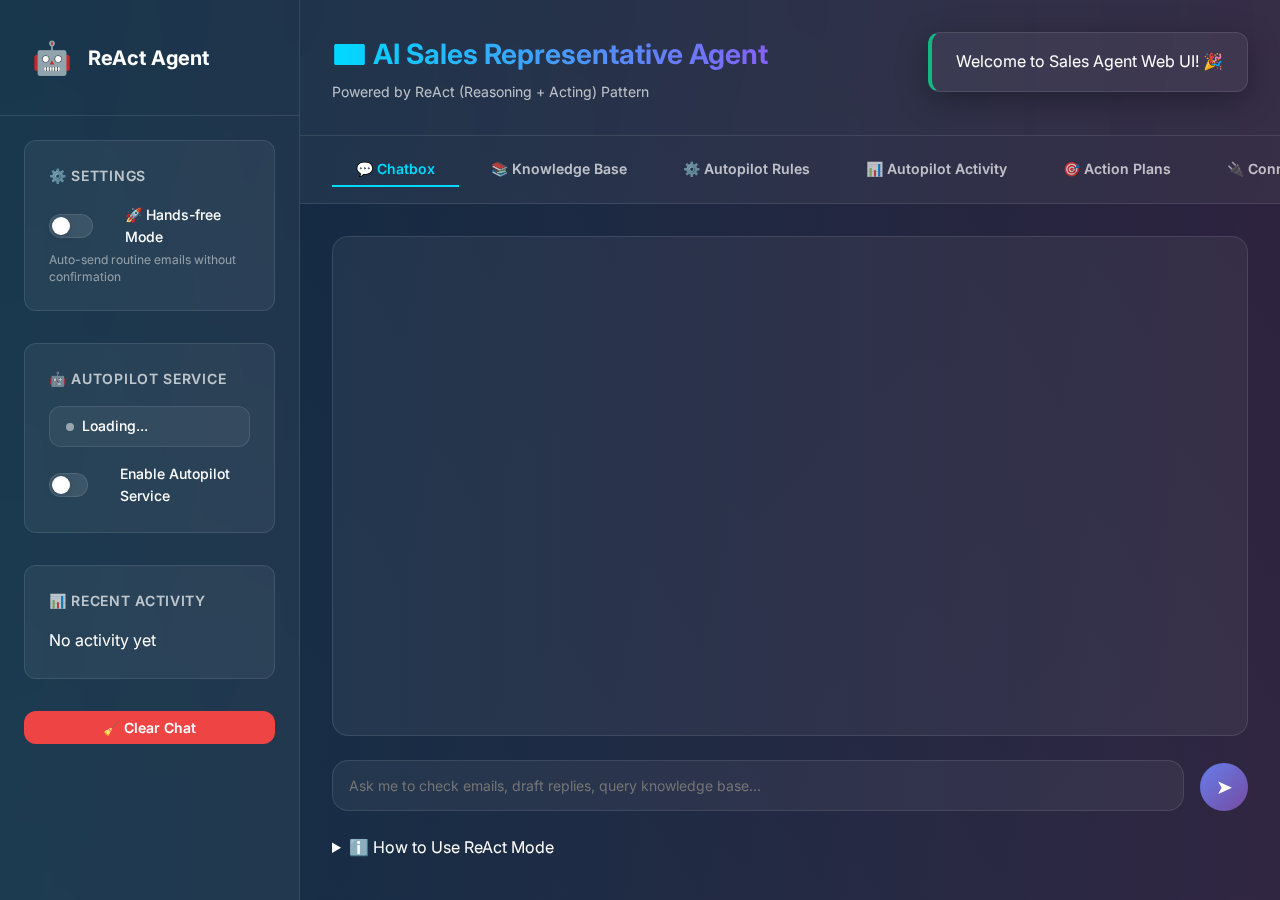
<file: web_ui/index.html>
<!DOCTYPE html>
<html lang="en">

<head>
    <meta charset="UTF-8">
    <meta name="viewport" content="width=device-width, initial-scale=1.0">
    <title>AI Sales Representative Agent - ReAct Mode</title>
    <meta name="description" content="Intelligent AI sales assistant powered by ReAct reasoning and acting pattern">
    <link rel="stylesheet" href="styles.css">
    <link rel="preconnect" href="https://fonts.googleapis.com">
    <link rel="preconnect" href="https://fonts.gstatic.com" crossorigin>
    <link href="https://fonts.googleapis.com/css2?family=Inter:wght@300;400;500;600;700&display=swap" rel="stylesheet">
</head>

<body>
    <!-- Animated gradient background -->
    <div class="gradient-bg"></div>

    <!-- Main container -->
    <div class="app-container">
        <!-- Sidebar -->
        <aside class="sidebar">
            <div class="sidebar-header">
                <h1 class="logo">
                    <span class="logo-icon">🤖</span>
                    <span class="logo-text">ReAct Agent</span>
                </h1>
            </div>

            <div class="sidebar-content">
                <!-- Settings Section -->
                <div class="sidebar-section">
                    <h3 class="section-title">⚙️ Settings</h3>
                    <div class="setting-item">
                        <label class="toggle-label">
                            <input type="checkbox" id="handsFreeToggle" class="toggle-input">
                            <span class="toggle-slider"></span>
                            <span class="toggle-text">🚀 Hands-free Mode</span>
                        </label>
                        <p class="setting-hint">Auto-send routine emails without confirmation</p>
                    </div>
                </div>

                <!-- Autopilot Service Section -->
                <div class="sidebar-section">
                    <h3 class="section-title">🤖 Autopilot Service</h3>
                    <div id="serviceStatus" class="service-status">
                        <div class="status-indicator">
                            <span class="status-dot"></span>
                            <span class="status-text">Loading...</span>
                        </div>
                    </div>

                    <div class="setting-item">
                        <label class="toggle-label">
                            <input type="checkbox" id="autopilotServiceToggle" class="toggle-input">
                            <span class="toggle-slider"></span>
                            <span class="toggle-text">Enable Autopilot Service</span>
                        </label>
                    </div>

                    <div id="autopilotConfig" class="autopilot-config hidden">
                        <label class="input-label">Check interval (minutes)</label>
                        <input type="number" id="autopilotPeriod" class="input-field" min="1" max="60" value="5">

                        <div class="button-group">
                            <button id="savePeriodBtn" class="btn btn-sm btn-primary">💾 Save</button>
                            <button id="restartServiceBtn" class="btn btn-sm btn-secondary">🔄 Restart</button>
                        </div>

                        <p id="lastRunTime" class="last-run-text"></p>

                        <button id="runManualBtn" class="btn btn-block btn-accent">▶️ Run Now (Manual)</button>
                    </div>

                    <div id="serviceNotInstalled" class="info-message hidden">
                        💡 Run <code>install_autopilot_service.bat</code> to install the service
                    </div>
                </div>

                <!-- Recent Activity Section -->
                <div class="sidebar-section">
                    <h3 class="section-title">📊 Recent Activity</h3>
                    <div id="activityLogs" class="activity-logs">
                        <p class="no-activity">No activity yet</p>
                    </div>
                </div>

                <button id="clearChatBtn" class="btn btn-block btn-danger">🧹 Clear Chat</button>
            </div>
        </aside>

        <!-- Main content -->
        <main class="main-content">
            <!-- Header -->
            <header class="main-header">
                <h1 class="page-title">📧 AI Sales Representative Agent</h1>
                <p class="page-subtitle">Powered by ReAct (Reasoning + Acting) Pattern</p>
            </header>

            <!-- Tab navigation -->
            <nav class="tab-nav">
                <button class="tab-btn active" data-tab="chatbox">💬 Chatbox</button>
                <button class="tab-btn" data-tab="knowledge">📚 Knowledge Base</button>
                <button class="tab-btn" data-tab="rules">⚙️ Autopilot Rules</button>
                <button class="tab-btn" data-tab="activity">📊 Autopilot Activity</button>
                <button class="tab-btn" data-tab="plans">🎯 Action Plans</button>
                <button class="tab-btn" data-tab="connection">🔌 Connection Settings</button>
            </nav>

            <!-- Tab content -->
            <div class="tab-content">
                <!-- Tab 1: Chatbox -->
                <div id="chatbox-tab" class="tab-pane active">
                    <div class="chat-container">
                        <div id="chatMessages" class="chat-messages"></div>
                    </div>

                    <div class="chat-input-container">
                        <textarea id="chatInput" class="chat-input"
                            placeholder="Ask me to check emails, draft replies, query knowledge base..."
                            rows="1"></textarea>
                        <button id="sendBtn" class="send-btn">
                            <span class="send-icon">➤</span>
                        </button>
                    </div>

                    <div class="chat-help">
                        <details class="help-details">
                            <summary>ℹ️ How to Use ReAct Mode</summary>
                            <div class="help-content">
                                <h4>ReAct Pattern = Reasoning + Acting</h4>
                                <p>The agent will show you its thinking process:</p>
                                <ul>
                                    <li>💭 <strong>Thought:</strong> What the agent is thinking</li>
                                    <li>⚙️ <strong>Action:</strong> Which tool it's using</li>
                                    <li>📊 <strong>Observation:</strong> The result from the tool</li>
                                    <li>✅ <strong>Final Answer:</strong> The conclusion</li>
                                </ul>
                                <h4>Try these queries:</h4>
                                <ul>
                                    <li>"List my latest 5 unread emails"</li>
                                    <li>"Query the knowledge base about our cloud hosting pricing"</li>
                                    <li>"Check unread emails and draft responses"</li>
                                </ul>
                            </div>
                        </details>
                    </div>
                </div>

                <!-- Tab 2: Knowledge Base -->
                <div id="knowledge-tab" class="tab-pane">
                    <div class="kb-header">
                        <h2 class="section-heading">📚 Knowledge Base Management</h2>
                        <p class="section-subheading">Upload company documents (policies, pricing, products) to power
                            intelligent responses</p>
                    </div>

                    <div class="kb-active-section">
                        <div class="active-collection-selector">
                            <label class="input-label">🎯 Active Knowledge Base Collection</label>
                            <div class="selector-group">
                                <select id="activeCollectionSelect" class="select-field">
                                    <option value="None">None</option>
                                </select>
                                <button id="setActiveBtn" class="btn btn-primary">✅ Set Active</button>
                                <button id="refreshCollectionsBtn" class="btn btn-secondary">🔄 Refresh</button>
                            </div>
                        </div>
                    </div>

                    <div class="kb-grid">
                        <!-- Upload Section -->
                        <div class="kb-card">
                            <h3 class="card-title">📤 Upload Documents</h3>
                            <div class="upload-form">
                                <label class="input-label">Collection Name</label>
                                <input type="text" id="collectionName" class="input-field" value="sales_knowledge_base"
                                    placeholder="e.g., sales_knowledge_base">

                                <label class="input-label">Upload files</label>
                                <div class="file-upload-zone" id="fileUploadZone">
                                    <input type="file" id="fileInput" multiple accept=".txt,.md,.pdf" hidden>
                                    <div class="upload-placeholder">
                                        <span class="upload-icon">📁</span>
                                        <p>Click or drag files here</p>
                                        <p class="upload-hint">Supports: .txt, .md, .pdf</p>
                                    </div>
                                    <div id="fileList" class="file-list hidden"></div>
                                </div>

                                <label class="input-label">Collection Description (optional)</label>
                                <textarea id="collectionDesc" class="textarea-field"
                                    placeholder="e.g., Q4 2024 pricing policies and product catalog"
                                    rows="3"></textarea>

                                <button id="buildKBBtn" class="btn btn-block btn-primary">🚀 Build Knowledge
                                    Base</button>
                            </div>
                        </div>

                        <!-- Test Section -->
                        <div class="kb-card">
                            <h3 class="card-title">🔍 Test Knowledge Base</h3>
                            <div id="kbTestContainer" class="kb-test-container">
                                <div id="kbNoActive" class="warning-message">
                                    ⚠️ No active collection. Upload documents or select an existing collection.
                                </div>
                                <div id="kbTestForm" class="hidden">
                                    <div id="kbActiveInfo" class="info-message"></div>

                                    <label class="input-label">Test Query</label>
                                    <input type="text" id="testQuery" class="input-field"
                                        placeholder="e.g., What are our cloud hosting prices?">

                                    <label class="input-label">Number of results: <span id="testKValue">3</span></label>
                                    <input type="range" id="testK" class="slider" min="1" max="10" value="3">

                                    <button id="searchKBBtn" class="btn btn-block btn-primary">🔍 Search</button>

                                    <div id="searchResults" class="search-results hidden"></div>
                                </div>
                            </div>
                        </div>
                    </div>

                    <!-- Collections Management -->
                    <div class="collections-section">
                        <h3 class="section-heading">🗂️ Manage Collections</h3>
                        <div id="collectionsList" class="collections-list">
                            <p class="no-collections">No collections yet. Upload documents to create one.</p>
                        </div>
                    </div>
                </div>

                <!-- Tab 3: Autopilot Rules -->
                <div id="rules-tab" class="tab-pane">
                    <div class="rules-header">
                        <h2 class="section-heading">⚙️ Autopilot Rules Configuration</h2>
                        <p class="section-subheading">Define natural language rules for how the agent should handle
                            different types of emails</p>
                    </div>

                    <div class="rules-list-section">
                        <h3 class="subsection-heading">📋 Active Rules (sorted by priority)</h3>
                        <p class="hint-text">💡 Priority: 1=Critical, 2=Medium, 3=Low. Used only when rules contradict
                            each other.</p>
                        <div id="rulesList" class="rules-list"></div>
                    </div>

                    <button id="saveRulesBtn" class="btn btn-block btn-primary">💾 Save All Rule Changes</button>

                    <div class="add-rule-section">
                        <h3 class="subsection-heading">➕ Create New Rule</h3>
                        <div class="form-card">
                            <label class="input-label">Rule Name</label>
                            <input type="text" id="newRuleName" class="input-field"
                                placeholder="e.g., High-priority customer handler">

                            <label class="input-label">Priority</label>
                            <select id="newRulePriority" class="select-field">
                                <option value="1">1 - Critical</option>
                                <option value="2">2 - Medium</option>
                                <option value="3" selected>3 - Low</option>
                            </select>
                            <p class="input-hint">1=Critical (urgent/security), 2=Medium (standard), 3=Low (general).
                                Used only when rules conflict.</p>

                            <label class="input-label">Rule Instruction (Natural Language)</label>
                            <textarea id="newRulePrompt" class="textarea-field"
                                placeholder="e.g., If email is from a VIP customer (domain: @bigcorp.com), immediately escalate to human and send acknowledgment."
                                rows="4"></textarea>

                            <label class="checkbox-label">
                                <input type="checkbox" id="newRuleEnabled" class="checkbox-input" checked>
                                <span>Enable this rule immediately</span>
                            </label>

                            <button id="addRuleBtn" class="btn btn-block btn-accent">➕ Add Rule</button>
                        </div>
                    </div>
                </div>

                <!-- Tab 4: Autopilot Activity -->
                <div id="activity-tab" class="tab-pane">
                    <div class="activity-header">
                        <h2 class="section-heading">📊 Autopilot Activity Logs</h2>
                        <p class="section-subheading">Recent actions taken by the autopilot system</p>
                    </div>

                    <div id="activitySummaries" class="activity-summaries"></div>

                    <div class="all-logs-section">
                        <h3 class="subsection-heading">📝 All Logs</h3>
                        <div id="allLogs" class="all-logs-container">
                            <p class="no-logs">No logs available</p>
                        </div>
                    </div>
                </div>

                <!-- Tab 5: Action Plans -->
                <div id="plans-tab" class="tab-pane">
                    <div class="plans-header">
                        <h2 class="section-heading">🎯 Action Plans Management</h2>
                        <p class="section-subheading">Define and manage recurring automation tasks that execute when
                            autopilot is ON</p>
                    </div>

                    <div class="plans-list-section">
                        <h3 class="subsection-heading">📋 Active Action Plans</h3>
                        <div id="plansList" class="plans-list"></div>
                    </div>

                    <button id="savePlansBtn" class="btn btn-block btn-primary hidden">💾 Save Action Plan
                        Changes</button>

                    <div class="add-plan-section">
                        <h3 class="subsection-heading">➕ Create New Action Plan</h3>
                        <div class="info-message">
                            💡 <strong>Tip:</strong> Use the chatbot to create action plans with advanced scheduling
                            (hourly, daily, custom intervals in minutes/hours/days)
                        </div>
                        <div class="form-card">
                            <label class="input-label">Plan Name</label>
                            <input type="text" id="newPlanName" class="input-field"
                                placeholder="e.g., VIP Customer Daily Summary">

                            <label class="input-label">Task Description</label>
                            <textarea id="newPlanTask" class="textarea-field"
                                placeholder="e.g., Fetch all unread emails from VIP customers, query KB for context, generate summary report"
                                rows="4"></textarea>

                            <label class="input-label">Execution Frequency</label>
                            <select id="newPlanFrequency" class="select-field">
                                <option value="every_sweep">Every Autopilot Sweep</option>
                                <option value="hourly">Once per Hour</option>
                                <option value="daily">Once per Day</option>
                            </select>

                            <label class="checkbox-label">
                                <input type="checkbox" id="newPlanEnabled" class="checkbox-input" checked>
                                <span>Enable immediately</span>
                            </label>

                            <button id="addPlanBtn" class="btn btn-block btn-accent">➕ Add Action Plan</button>
                        </div>
                    </div>

                    <div class="execution-history-section">
                        <h3 class="subsection-heading">📊 Action Plan Execution History</h3>
                        <p class="hint-text">View past executions of your action plans</p>
                        <div id="executionHistory" class="execution-history"></div>
                    </div>
                </div>

                <!-- Tab 6: Connection Settings -->
                <div id="connection-tab" class="tab-pane">
                    <div class="connection-header">
                        <h2 class="section-heading">🔌 Exchange Web Services Connection</h2>
                        <p class="section-subheading">Configure your Microsoft Exchange email account credentials</p>
                    </div>

                    <div class="connection-grid">
                        <!-- Configuration Form -->
                        <div class="connection-card">
                            <h3 class="card-title">📧 EWS Configuration</h3>
                            <div class="connection-form">
                                <label class="input-label">Email Address</label>
                                <input type="email" id="ewsEmail" class="input-field"
                                    placeholder="sales-ai@company.com">

                                <label class="input-label">Password</label>
                                <div class="password-input-group">
                                    <input type="password" id="ewsPassword" class="input-field"
                                        placeholder="Enter password">
                                    <button type="button" id="togglePassword" class="toggle-password-btn">👁️</button>
                                </div>

                                <label class="input-label">Exchange Server Host</label>
                                <input type="text" id="ewsHost" class="input-field" placeholder="mail.company.com">
                                <p class="input-hint">Optional, auto-detected if empty</p>

                                <label class="input-label">Signature Name</label>
                                <input type="text" id="agentName" class="input-field" placeholder="Cyfuture Sales Team">
                                <p class="input-hint">Name to use in email signatures</p>

                                <div class="button-group">
                                    <button id="testConnectionBtn" class="btn btn-primary btn-block">🧪 Test & Save
                                        Connection</button>
                                    <button id="saveWithoutTestBtn" class="btn btn-secondary btn-block">💾 Save Without
                                        Testing</button>
                                </div>

                                <div class="quick-test-section">
                                    <h4 class="card-subtitle">📬 Quick Email Fetch Test</h4>
                                    <button id="fetchTestBtn" class="btn btn-block btn-accent">📥 Fetch 5 Unread
                                        Emails</button>
                                    <div id="fetchResults" class="fetch-results hidden"></div>
                                </div>
                            </div>
                        </div>

                        <!-- Info Panel -->
                        <div class="connection-card">
                            <h3 class="card-title">ℹ️ Connection Info</h3>
                            <div id="connectionInfo" class="connection-info">
                                <div class="info-item">
                                    <span class="info-label">Email:</span>
                                    <span class="info-value">Not set</span>
                                </div>
                                <div class="info-item">
                                    <span class="info-label">Host:</span>
                                    <span class="info-value">Auto-detect</span>
                                </div>
                                <div class="info-item">
                                    <span class="info-label">Password:</span>
                                    <span class="info-value">Not set</span>
                                </div>
                            </div>

                            <div class="info-box info-box-primary">
                                <h4 class="info-box-title">📋 Requirements</h4>
                                <ul class="info-list">
                                    <li>Valid Exchange Web Services account</li>
                                    <li>SMTP access enabled</li>
                                    <li>Calendar permissions (for scheduling)</li>
                                    <li>Mailbox read/write access</li>
                                </ul>
                            </div>

                            <div class="info-box info-box-warning">
                                <h4 class="info-box-title">🔒 Security</h4>
                                <ul class="info-list">
                                    <li>Credentials are saved to <code>.env</code> file</li>
                                    <li>Never commit <code>.env</code> to version control</li>
                                    <li>Use app-specific passwords when possible</li>
                                    <li>Restart app after saving to load credentials</li>
                                </ul>
                            </div>

                            <div class="info-box info-box-success">
                                <h4 class="info-box-title">💡 How to Use</h4>
                                <ol class="info-list">
                                    <li>Enter your email and password</li>
                                    <li>Click '🧪 Test Connection' to verify</li>
                                    <li>Click '💾 Save Settings' to persist</li>
                                    <li>Use '📥 Fetch Emails' to test retrieval</li>
                                </ol>
                            </div>
                        </div>
                    </div>
                </div>
            </div>
        </main>
    </div>

    <!-- Toast notification container -->
    <div id="toastContainer" class="toast-container"></div>

    <!-- Loading overlay -->
    <div id="loadingOverlay" class="loading-overlay hidden">
        <div class="spinner"></div>
        <p class="loading-text">Processing...</p>
    </div>

    <script src="app.js"></script>
</body>

</html>
</file>
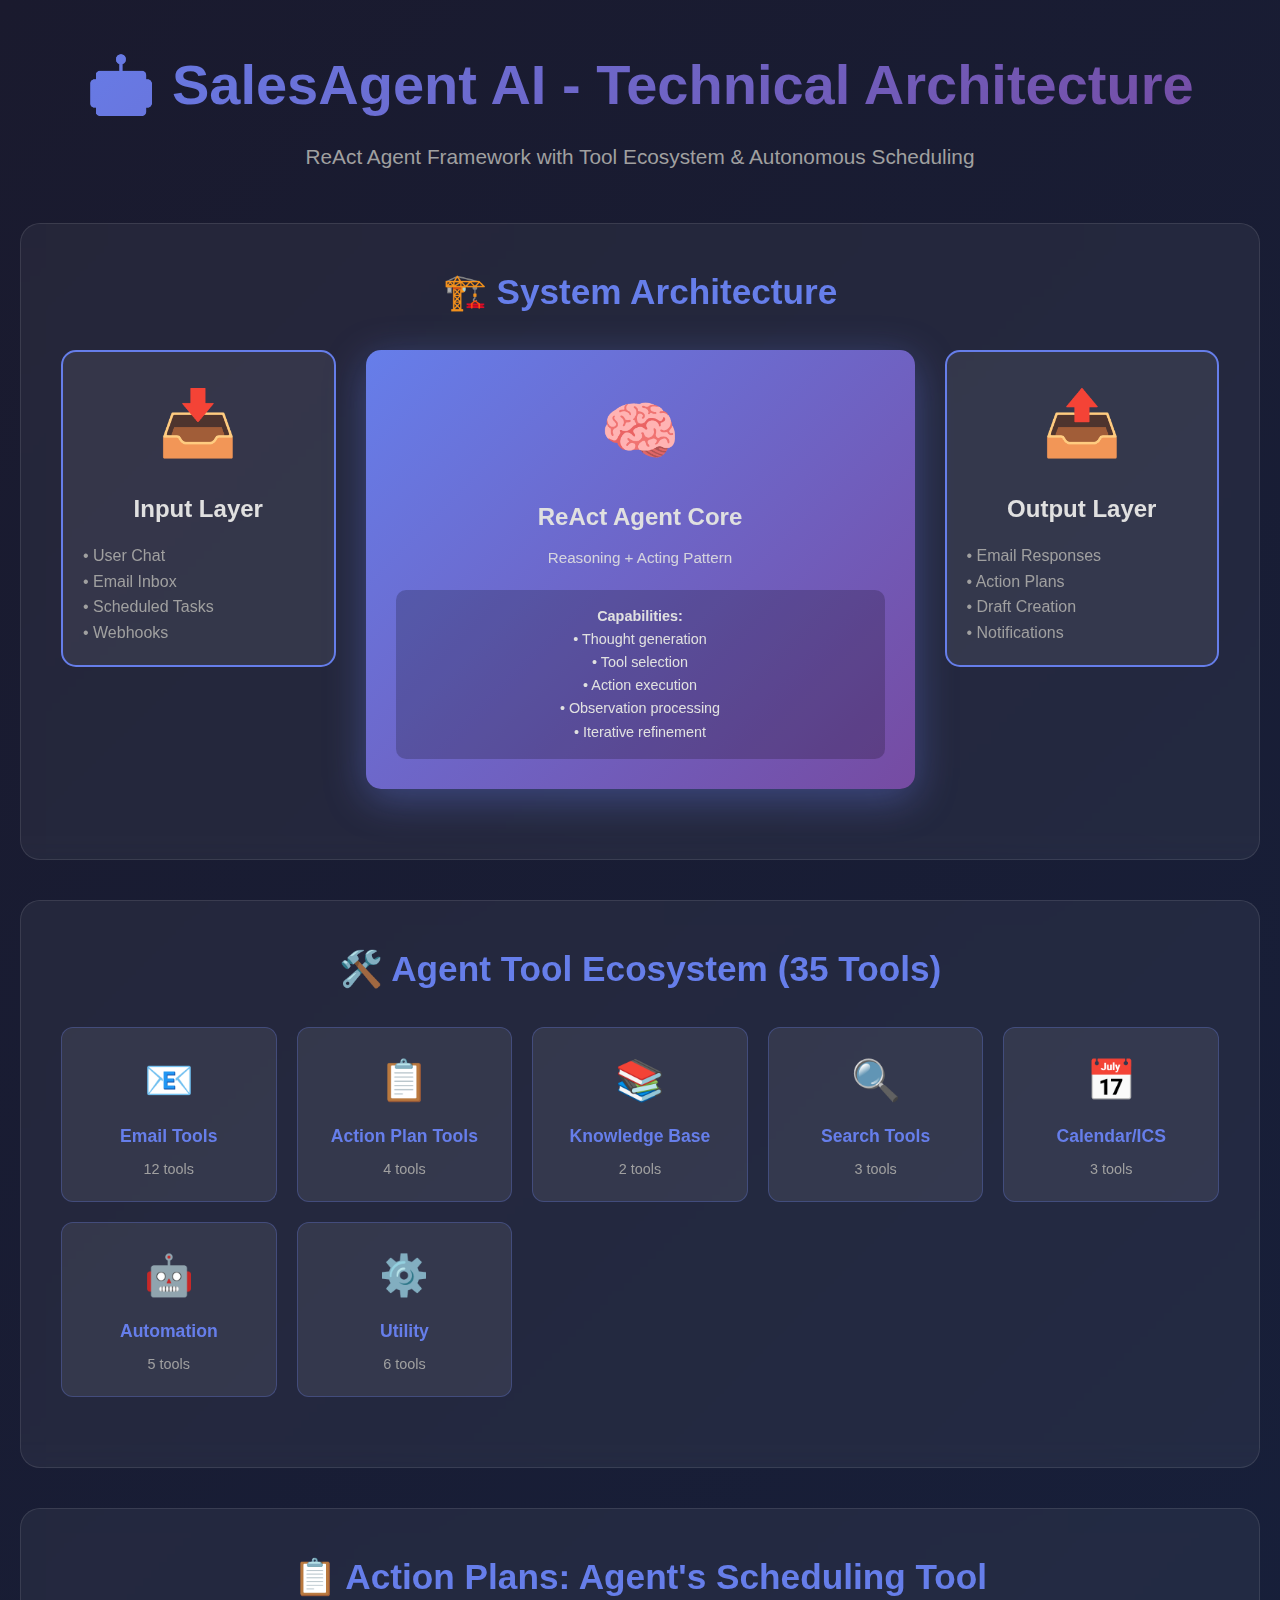
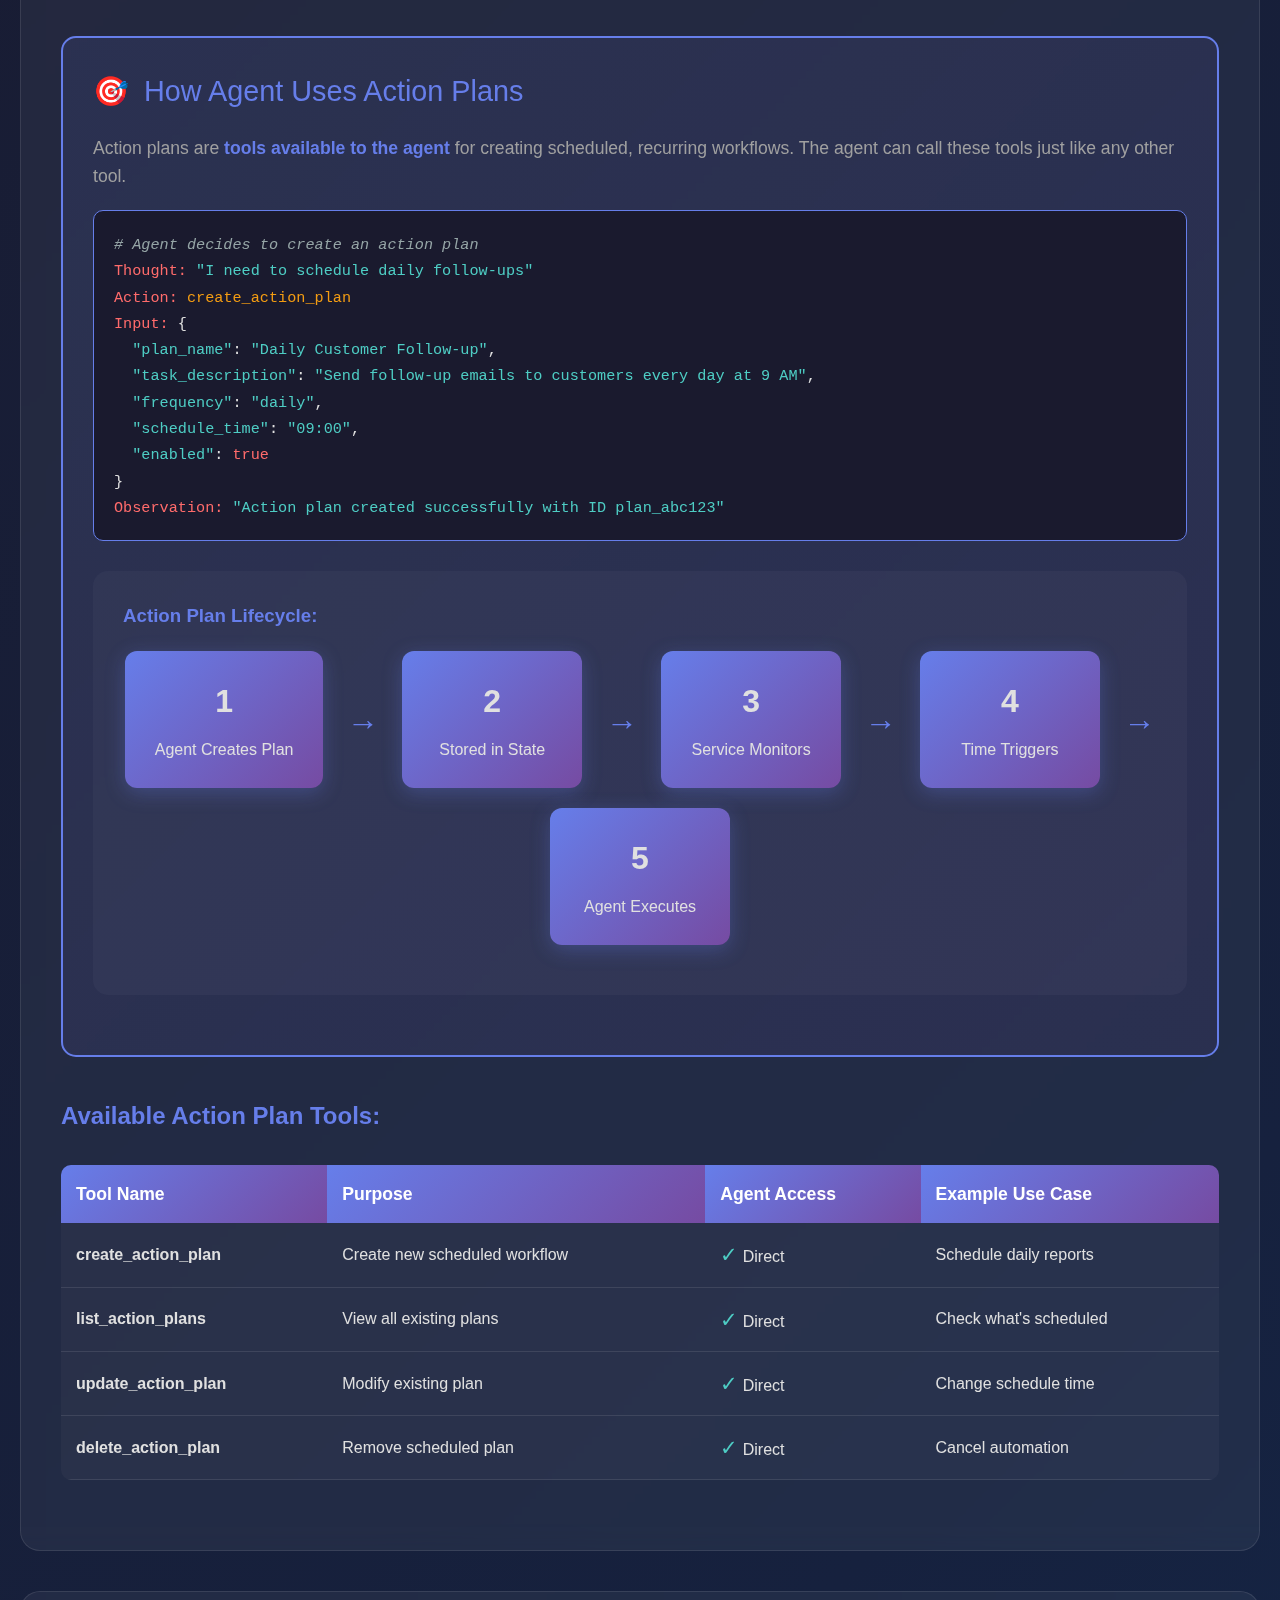
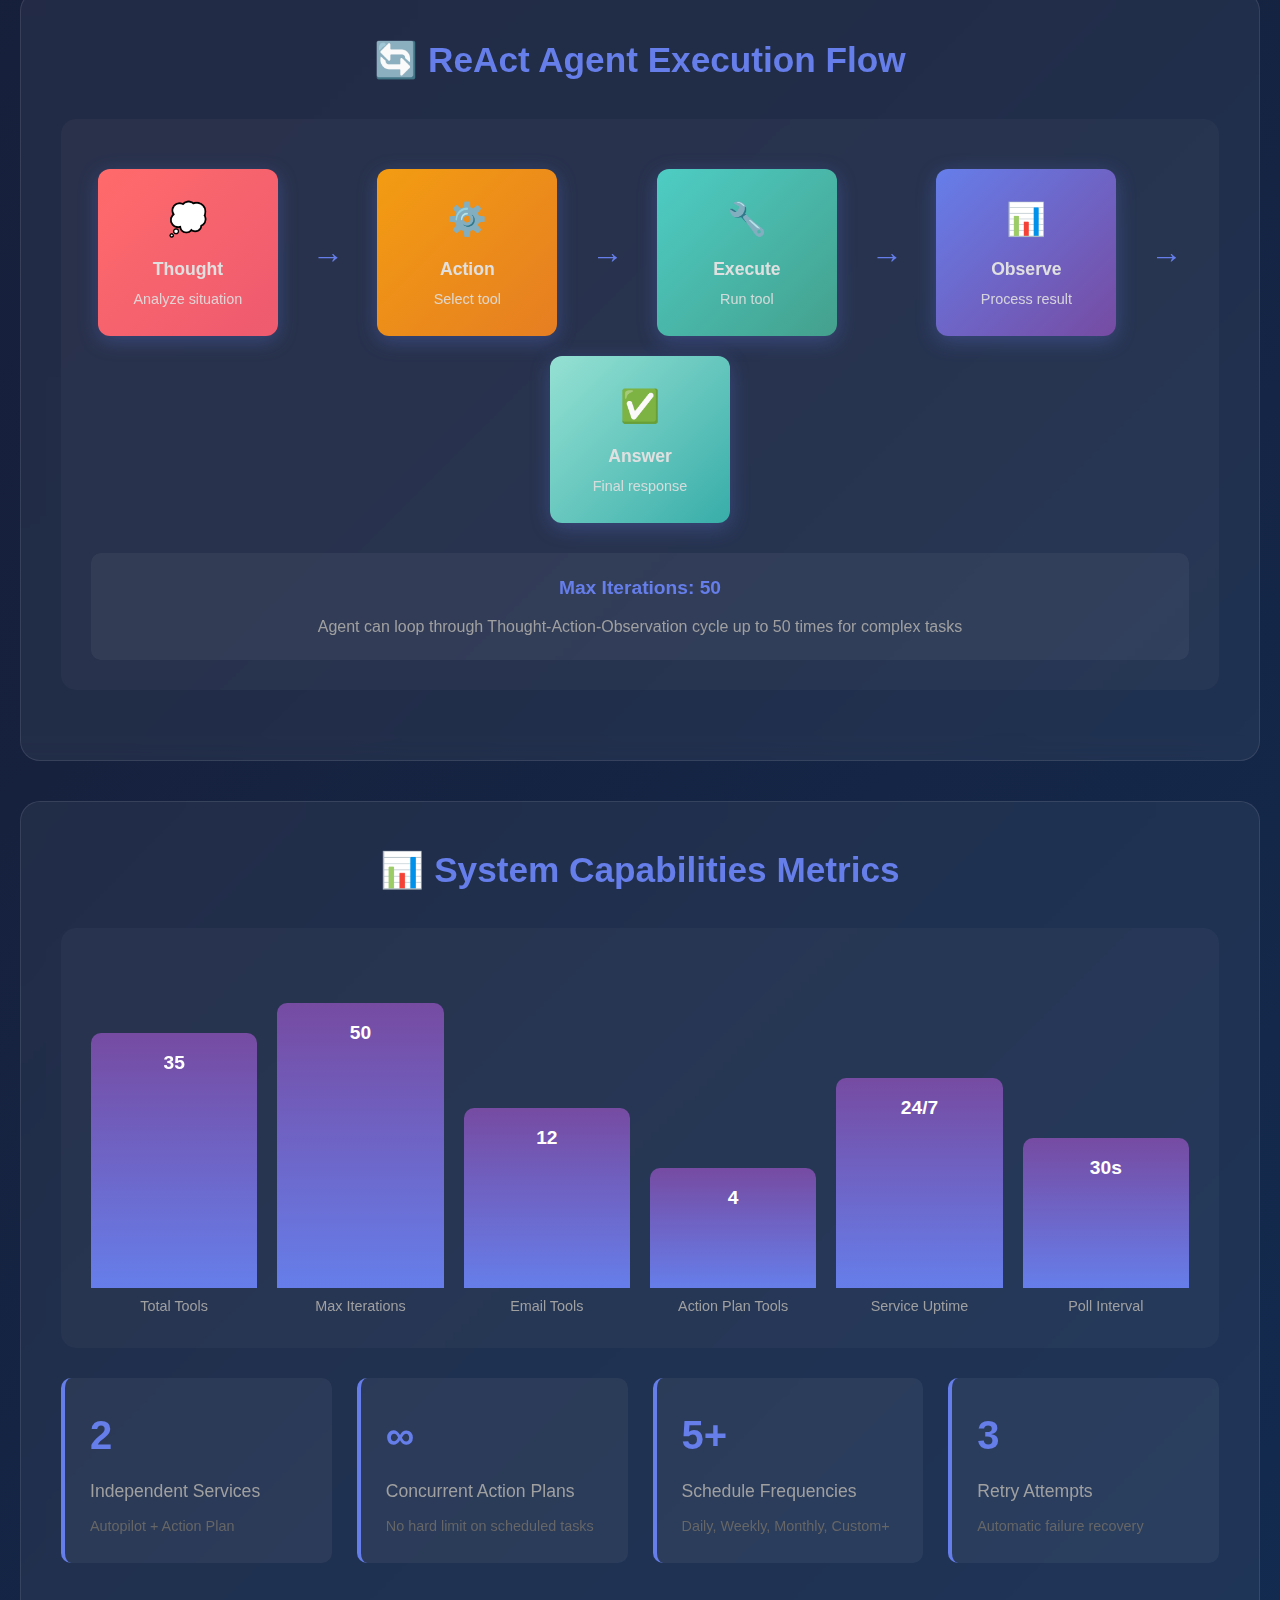
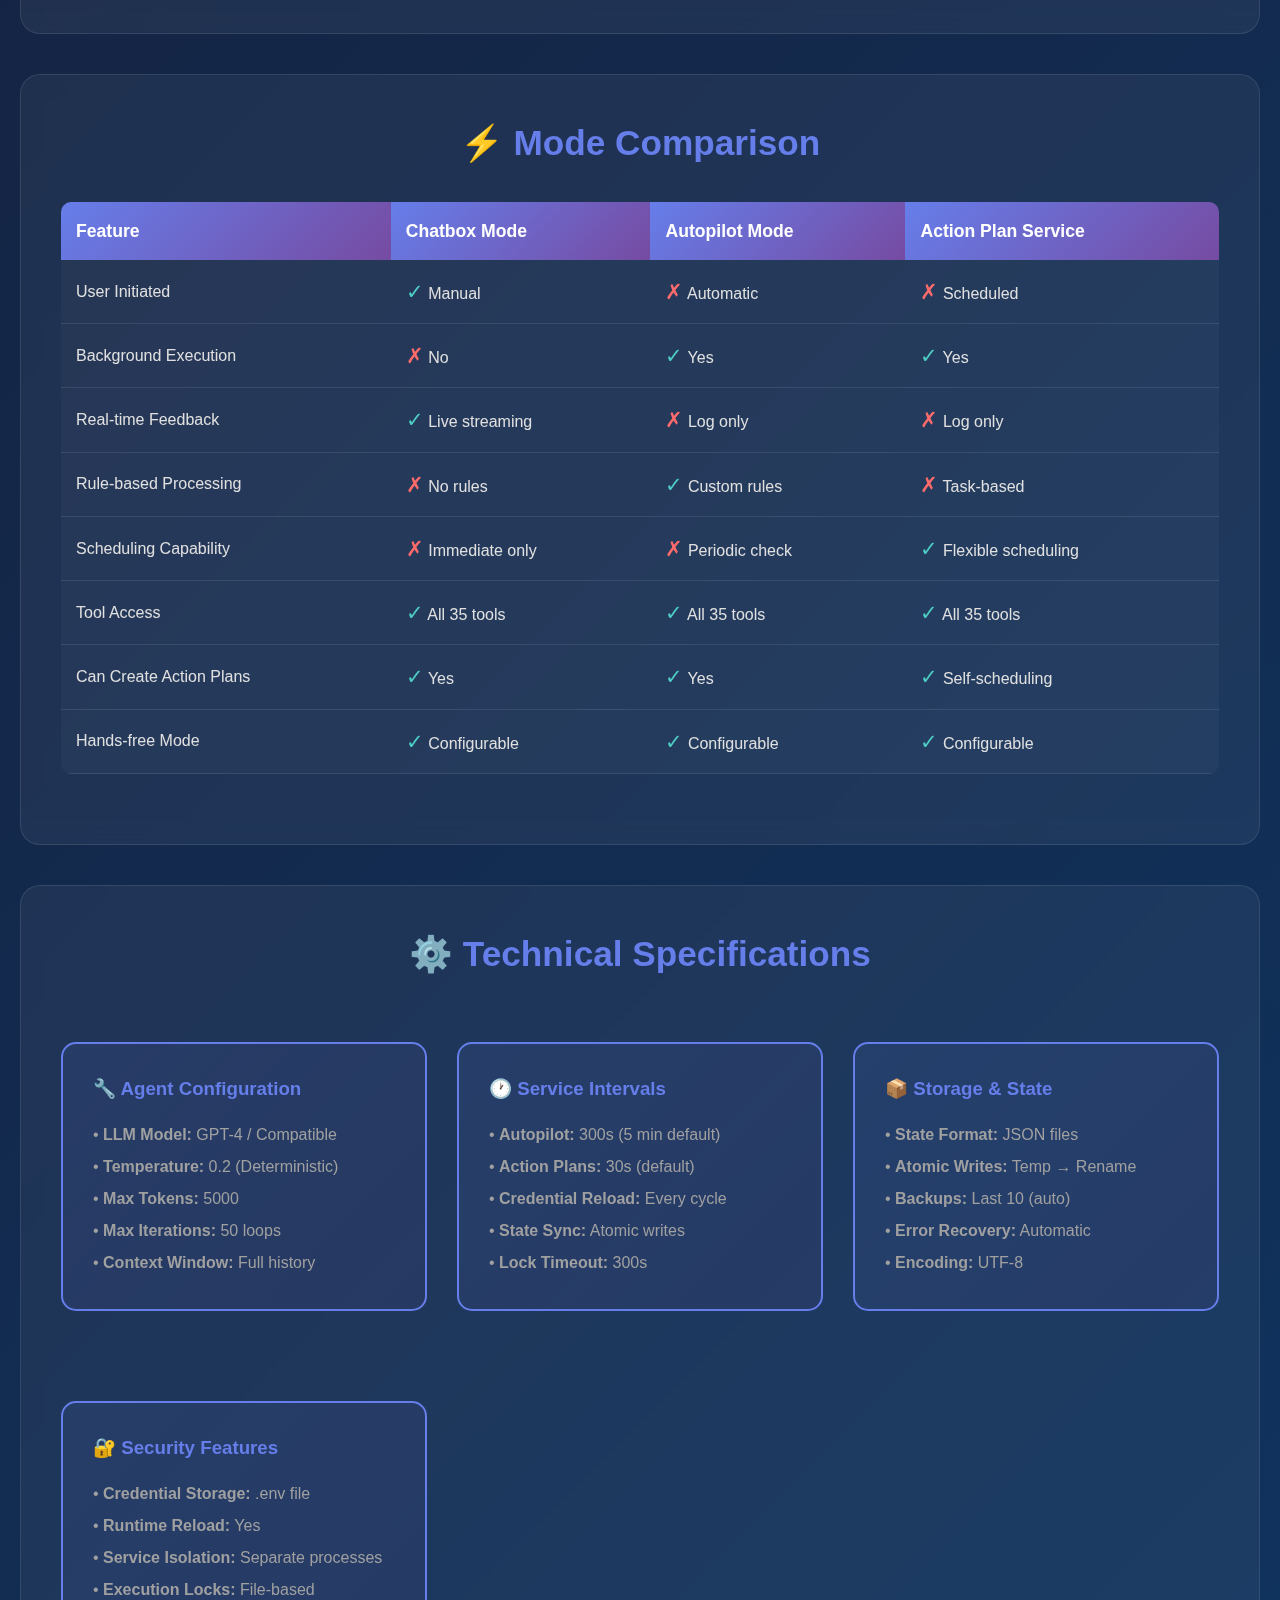
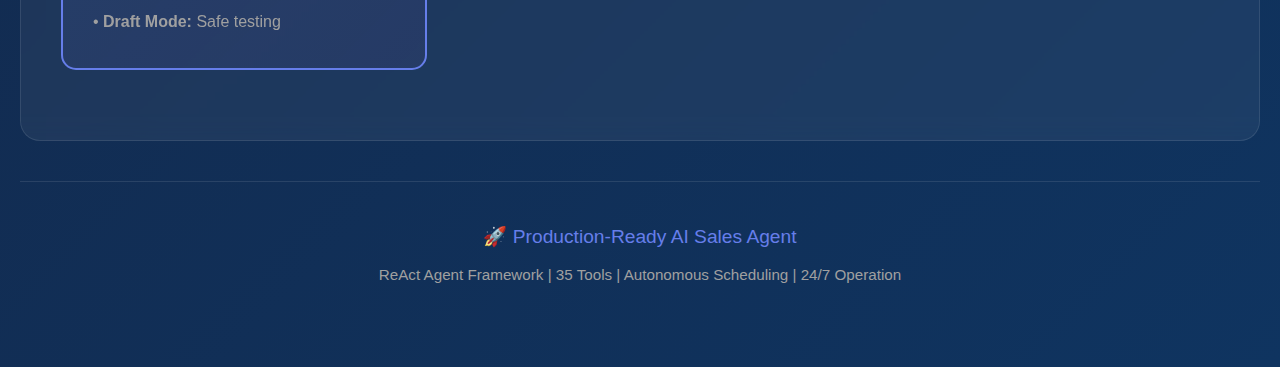
<file: SYSTEM_OVERVIEW.html>
<!DOCTYPE html>
<html lang="en">

<head>
    <meta charset="UTF-8">
    <meta name="viewport" content="width=device-width, initial-scale=1.0">
    <title>SalesAgent AI - Technical Architecture</title>
    <style>
        * {
            margin: 0;
            padding: 0;
            box-sizing: border-box;
        }

        body {
            font-family: 'Segoe UI', Tahoma, Geneva, Verdana, sans-serif;
            background: linear-gradient(135deg, #1a1a2e 0%, #16213e 50%, #0f3460 100%);
            color: #e0e0e0;
            overflow-x: hidden;
            line-height: 1.6;
        }

        .container {
            max-width: 1600px;
            margin: 0 auto;
            padding: 40px 20px;
        }

        /* Header */
        .header {
            text-align: center;
            color: white;
            margin-bottom: 50px;
            animation: fadeInDown 1s ease;
        }

        .header h1 {
            font-size: 3.5em;
            margin-bottom: 10px;
            background: linear-gradient(135deg, #667eea 0%, #764ba2 100%);
            -webkit-background-clip: text;
            -webkit-text-fill-color: transparent;
            background-clip: text;
        }

        .header .subtitle {
            font-size: 1.3em;
            color: #a0a0a0;
            margin-top: 10px;
        }

        /* Architecture Diagram */
        .architecture-section {
            background: rgba(255, 255, 255, 0.05);
            backdrop-filter: blur(10px);
            border-radius: 20px;
            padding: 40px;
            margin: 40px 0;
            border: 1px solid rgba(255, 255, 255, 0.1);
            animation: fadeIn 1s ease;
        }

        .section-title {
            font-size: 2.2em;
            color: #667eea;
            margin-bottom: 30px;
            text-align: center;
            font-weight: bold;
        }

        /* Agent Architecture */
        .agent-architecture {
            display: grid;
            grid-template-columns: 1fr 2fr 1fr;
            gap: 30px;
            margin: 30px 0;
        }

        .agent-core {
            background: linear-gradient(135deg, #667eea 0%, #764ba2 100%);
            padding: 30px;
            border-radius: 15px;
            text-align: center;
            position: relative;
            box-shadow: 0 10px 40px rgba(102, 126, 234, 0.4);
            animation: pulse 3s infinite;
        }

        @keyframes pulse {

            0%,
            100% {
                transform: scale(1);
            }

            50% {
                transform: scale(1.05);
            }
        }

        .agent-icon {
            font-size: 4em;
            margin-bottom: 15px;
        }

        .agent-title {
            font-size: 1.5em;
            font-weight: bold;
            margin-bottom: 10px;
        }

        .agent-desc {
            font-size: 0.95em;
            opacity: 0.9;
        }

        /* Tool Ecosystem */
        .tools-grid {
            display: grid;
            grid-template-columns: repeat(auto-fit, minmax(200px, 1fr));
            gap: 20px;
            margin: 30px 0;
        }

        .tool-card {
            background: rgba(255, 255, 255, 0.08);
            border: 1px solid rgba(102, 126, 234, 0.3);
            border-radius: 12px;
            padding: 20px;
            text-align: center;
            transition: all 0.3s ease;
            cursor: pointer;
        }

        .tool-card:hover {
            transform: translateY(-5px);
            background: rgba(102, 126, 234, 0.2);
            border-color: #667eea;
            box-shadow: 0 10px 30px rgba(102, 126, 234, 0.4);
        }

        .tool-icon {
            font-size: 2.5em;
            margin-bottom: 10px;
        }

        .tool-name {
            font-size: 1.1em;
            font-weight: bold;
            color: #667eea;
            margin-bottom: 8px;
        }

        .tool-count {
            font-size: 0.9em;
            color: #a0a0a0;
        }

        /* Flow Diagram with SVG */
        .flow-container {
            background: rgba(255, 255, 255, 0.03);
            border-radius: 15px;
            padding: 30px;
            margin: 30px 0;
        }

        .react-flow {
            display: flex;
            align-items: center;
            justify-content: space-around;
            flex-wrap: wrap;
            gap: 20px;
            margin: 20px 0;
        }

        .react-step {
            background: linear-gradient(135deg, #667eea 0%, #764ba2 100%);
            padding: 25px 30px;
            border-radius: 12px;
            min-width: 180px;
            text-align: center;
            box-shadow: 0 5px 20px rgba(102, 126, 234, 0.3);
            transition: transform 0.3s ease;
        }

        .react-step:hover {
            transform: scale(1.1);
        }

        .react-step-num {
            font-size: 2em;
            font-weight: bold;
            margin-bottom: 10px;
        }

        .react-arrow {
            font-size: 2em;
            color: #667eea;
        }

        /* Statistics/Metrics */
        .metrics-grid {
            display: grid;
            grid-template-columns: repeat(auto-fit, minmax(250px, 1fr));
            gap: 25px;
            margin: 30px 0;
        }

        .metric-card {
            background: rgba(255, 255, 255, 0.05);
            border-left: 4px solid #667eea;
            padding: 25px;
            border-radius: 10px;
            transition: all 0.3s ease;
        }

        .metric-card:hover {
            background: rgba(255, 255, 255, 0.1);
            transform: translateX(5px);
        }

        .metric-value {
            font-size: 2.5em;
            font-weight: bold;
            color: #667eea;
            margin-bottom: 10px;
        }

        .metric-label {
            font-size: 1.1em;
            color: #a0a0a0;
        }

        /* Action Plan as Tool */
        .tool-showcase {
            background: linear-gradient(135deg, rgba(102, 126, 234, 0.1) 0%, rgba(118, 75, 162, 0.1) 100%);
            border: 2px solid #667eea;
            border-radius: 15px;
            padding: 30px;
            margin: 30px 0;
        }

        .showcase-title {
            font-size: 1.8em;
            color: #667eea;
            margin-bottom: 20px;
            display: flex;
            align-items: center;
            gap: 15px;
        }

        .code-example {
            background: #1a1a2e;
            border: 1px solid #667eea;
            border-radius: 10px;
            padding: 20px;
            margin: 15px 0;
            overflow-x: auto;
        }

        .code-example code {
            font-family: 'Courier New', monospace;
            color: #e0e0e0;
            font-size: 0.95em;
            line-height: 1.6;
        }

        .keyword {
            color: #ff6b6b;
        }

        .string {
            color: #4ecdc4;
        }

        .comment {
            color: #95a5a6;
            font-style: italic;
        }

        .function {
            color: #f39c12;
        }

        /* Feature Comparison Table */
        .comparison-table {
            width: 100%;
            margin: 30px 0;
            border-collapse: collapse;
            background: rgba(255, 255, 255, 0.03);
            border-radius: 10px;
            overflow: hidden;
        }

        .comparison-table th {
            background: linear-gradient(135deg, #667eea 0%, #764ba2 100%);
            color: white;
            padding: 15px;
            text-align: left;
            font-size: 1.1em;
        }

        .comparison-table td {
            padding: 15px;
            border-bottom: 1px solid rgba(255, 255, 255, 0.1);
        }

        .comparison-table tr:hover {
            background: rgba(102, 126, 234, 0.1);
        }

        .check {
            color: #4ecdc4;
            font-size: 1.3em;
        }

        .cross {
            color: #ff6b6b;
            font-size: 1.3em;
        }

        /* Visual Graph */
        .graph-container {
            background: rgba(255, 255, 255, 0.03);
            border-radius: 15px;
            padding: 30px;
            margin: 30px 0;
            position: relative;
        }

        .bar-chart {
            display: flex;
            align-items: flex-end;
            justify-content: space-around;
            height: 300px;
            gap: 20px;
            margin: 30px 0;
        }

        .bar {
            flex: 1;
            background: linear-gradient(to top, #667eea 0%, #764ba2 100%);
            border-radius: 10px 10px 0 0;
            display: flex;
            flex-direction: column;
            justify-content: flex-start;
            align-items: center;
            padding-top: 15px;
            transition: all 0.3s ease;
            position: relative;
        }

        .bar:hover {
            filter: brightness(1.2);
            transform: translateY(-10px);
        }

        .bar-value {
            color: white;
            font-weight: bold;
            font-size: 1.2em;
        }

        .bar-label {
            position: absolute;
            bottom: -30px;
            text-align: center;
            font-size: 0.9em;
            color: #a0a0a0;
        }

        /* Connection Lines */
        .connection-diagram {
            position: relative;
            padding: 40px;
            margin: 40px 0;
        }

        .connection-node {
            background: rgba(255, 255, 255, 0.08);
            border: 2px solid #667eea;
            border-radius: 15px;
            padding: 20px;
            text-align: center;
            position: relative;
        }

        /* Animations */
        @keyframes fadeIn {
            from {
                opacity: 0;
            }

            to {
                opacity: 1;
            }
        }

        @keyframes fadeInDown {
            from {
                opacity: 0;
                transform: translateY(-30px);
            }

            to {
                opacity: 1;
                transform: translateY(0);
            }
        }

        @keyframes slideInLeft {
            from {
                opacity: 0;
                transform: translateX(-50px);
            }

            to {
                opacity: 1;
                transform: translateX(0);
            }
        }

        @keyframes slideInRight {
            from {
                opacity: 0;
                transform: translateX(50px);
            }

            to {
                opacity: 1;
                transform: translateX(0);
            }
        }

        /* Responsive */
        @media (max-width: 1024px) {
            .agent-architecture {
                grid-template-columns: 1fr;
            }

            .tools-grid {
                grid-template-columns: repeat(auto-fit, minmax(150px, 1fr));
            }
        }
    </style>
</head>

<body>
    <div class="container">
        <!-- Header -->
        <div class="header">
            <h1>🤖 SalesAgent AI - Technical Architecture</h1>
            <p class="subtitle">ReAct Agent Framework with Tool Ecosystem & Autonomous Scheduling</p>
        </div>

        <!-- Core Architecture -->
        <div class="architecture-section">
            <h2 class="section-title">🏗️ System Architecture</h2>

            <div class="agent-architecture">
                <!-- Input Layer -->
                <div style="animation: slideInLeft 1s ease;">
                    <div class="connection-node">
                        <div class="agent-icon">📥</div>
                        <div class="agent-title">Input Layer</div>
                        <ul style="list-style: none; text-align: left; margin-top: 15px; color: #a0a0a0;">
                            <li>• User Chat</li>
                            <li>• Email Inbox</li>
                            <li>• Scheduled Tasks</li>
                            <li>• Webhooks</li>
                        </ul>
                    </div>
                </div>

                <!-- ReAct Agent Core -->
                <div class="agent-core">
                    <div class="agent-icon">🧠</div>
                    <div class="agent-title">ReAct Agent Core</div>
                    <p class="agent-desc">Reasoning + Acting Pattern</p>
                    <div style="margin-top: 20px; background: rgba(0,0,0,0.2); padding: 15px; border-radius: 10px;">
                        <div style="font-size: 0.9em;">
                            <strong>Capabilities:</strong><br>
                            • Thought generation<br>
                            • Tool selection<br>
                            • Action execution<br>
                            • Observation processing<br>
                            • Iterative refinement
                        </div>
                    </div>
                </div>

                <!-- Output Layer -->
                <div style="animation: slideInRight 1s ease;">
                    <div class="connection-node">
                        <div class="agent-icon">📤</div>
                        <div class="agent-title">Output Layer</div>
                        <ul style="list-style: none; text-align: left; margin-top: 15px; color: #a0a0a0;">
                            <li>• Email Responses</li>
                            <li>• Action Plans</li>
                            <li>• Draft Creation</li>
                            <li>• Notifications</li>
                        </ul>
                    </div>
                </div>
            </div>
        </div>

        <!-- Tool Ecosystem -->
        <div class="architecture-section">
            <h2 class="section-title">🛠️ Agent Tool Ecosystem (35 Tools)</h2>

            <div class="tools-grid">
                <div class="tool-card">
                    <div class="tool-icon">📧</div>
                    <div class="tool-name">Email Tools</div>
                    <div class="tool-count">12 tools</div>
                </div>
                <div class="tool-card">
                    <div class="tool-icon">📋</div>
                    <div class="tool-name">Action Plan Tools</div>
                    <div class="tool-count">4 tools</div>
                </div>
                <div class="tool-card">
                    <div class="tool-icon">📚</div>
                    <div class="tool-name">Knowledge Base</div>
                    <div class="tool-count">2 tools</div>
                </div>
                <div class="tool-card">
                    <div class="tool-icon">🔍</div>
                    <div class="tool-name">Search Tools</div>
                    <div class="tool-count">3 tools</div>
                </div>
                <div class="tool-card">
                    <div class="tool-icon">📅</div>
                    <div class="tool-name">Calendar/ICS</div>
                    <div class="tool-count">3 tools</div>
                </div>
                <div class="tool-card">
                    <div class="tool-icon">🤖</div>
                    <div class="tool-name">Automation</div>
                    <div class="tool-count">5 tools</div>
                </div>
                <div class="tool-card">
                    <div class="tool-icon">⚙️</div>
                    <div class="tool-name">Utility</div>
                    <div class="tool-count">6 tools</div>
                </div>
            </div>
        </div>

        <!-- Action Plans as Agent Tool -->
        <div class="architecture-section">
            <h2 class="section-title">📋 Action Plans: Agent's Scheduling Tool</h2>

            <div class="tool-showcase">
                <div class="showcase-title">
                    <span>🎯</span>
                    <span>How Agent Uses Action Plans</span>
                </div>

                <p style="color: #a0a0a0; margin-bottom: 20px; font-size: 1.1em;">
                    Action plans are <strong style="color: #667eea;">tools available to the agent</strong> for creating
                    scheduled, recurring workflows. The agent can call these tools just like any other tool.
                </p>

                <div class="code-example">
                    <code>
<span class="comment"># Agent decides to create an action plan</span><br>
<span class="keyword">Thought:</span> <span class="string">"I need to schedule daily follow-ups"</span><br>
<span class="keyword">Action:</span> <span class="function">create_action_plan</span><br>
<span class="keyword">Input:</span> {<br>
&nbsp;&nbsp;<span class="string">"plan_name"</span>: <span class="string">"Daily Customer Follow-up"</span>,<br>
&nbsp;&nbsp;<span class="string">"task_description"</span>: <span class="string">"Send follow-up emails to customers every day at 9 AM"</span>,<br>
&nbsp;&nbsp;<span class="string">"frequency"</span>: <span class="string">"daily"</span>,<br>
&nbsp;&nbsp;<span class="string">"schedule_time"</span>: <span class="string">"09:00"</span>,<br>
&nbsp;&nbsp;<span class="string">"enabled"</span>: <span class="keyword">true</span><br>
}<br>
<span class="keyword">Observation:</span> <span class="string">"Action plan created successfully with ID plan_abc123"</span>
                    </code>
                </div>

                <div class="flow-container">
                    <h3 style="color: #667eea; margin-bottom: 20px;">Action Plan Lifecycle:</h3>
                    <div class="react-flow">
                        <div class="react-step">
                            <div class="react-step-num">1</div>
                            <div>Agent Creates Plan</div>
                        </div>
                        <div class="react-arrow">→</div>
                        <div class="react-step">
                            <div class="react-step-num">2</div>
                            <div>Stored in State</div>
                        </div>
                        <div class="react-arrow">→</div>
                        <div class="react-step">
                            <div class="react-step-num">3</div>
                            <div>Service Monitors</div>
                        </div>
                        <div class="react-arrow">→</div>
                        <div class="react-step">
                            <div class="react-step-num">4</div>
                            <div>Time Triggers</div>
                        </div>
                        <div class="react-arrow">→</div>
                        <div class="react-step">
                            <div class="react-step-num">5</div>
                            <div>Agent Executes</div>
                        </div>
                    </div>
                </div>
            </div>

            <h3 style="color: #667eea; margin-top: 40px; margin-bottom: 20px; font-size: 1.5em;">Available Action Plan
                Tools:</h3>

            <table class="comparison-table">
                <thead>
                    <tr>
                        <th>Tool Name</th>
                        <th>Purpose</th>
                        <th>Agent Access</th>
                        <th>Example Use Case</th>
                    </tr>
                </thead>
                <tbody>
                    <tr>
                        <td><strong>create_action_plan</strong></td>
                        <td>Create new scheduled workflow</td>
                        <td><span class="check">✓</span> Direct</td>
                        <td>Schedule daily reports</td>
                    </tr>
                    <tr>
                        <td><strong>list_action_plans</strong></td>
                        <td>View all existing plans</td>
                        <td><span class="check">✓</span> Direct</td>
                        <td>Check what's scheduled</td>
                    </tr>
                    <tr>
                        <td><strong>update_action_plan</strong></td>
                        <td>Modify existing plan</td>
                        <td><span class="check">✓</span> Direct</td>
                        <td>Change schedule time</td>
                    </tr>
                    <tr>
                        <td><strong>delete_action_plan</strong></td>
                        <td>Remove scheduled plan</td>
                        <td><span class="check">✓</span> Direct</td>
                        <td>Cancel automation</td>
                    </tr>
                </tbody>
            </table>
        </div>

        <!-- ReAct Agent Flow -->
        <div class="architecture-section">
            <h2 class="section-title">🔄 ReAct Agent Execution Flow</h2>

            <div class="flow-container">
                <div class="react-flow">
                    <div class="react-step" style="background: linear-gradient(135deg, #ff6b6b 0%, #ee5a6f 100%);">
                        <div class="react-step-num">💭</div>
                        <div style="font-size: 1.1em;"><strong>Thought</strong></div>
                        <div style="font-size: 0.9em; margin-top: 5px; opacity: 0.9;">Analyze situation</div>
                    </div>
                    <div class="react-arrow">→</div>
                    <div class="react-step" style="background: linear-gradient(135deg, #f39c12 0%, #e67e22 100%);">
                        <div class="react-step-num">⚙️</div>
                        <div style="font-size: 1.1em;"><strong>Action</strong></div>
                        <div style="font-size: 0.9em; margin-top: 5px; opacity: 0.9;">Select tool</div>
                    </div>
                    <div class="react-arrow">→</div>
                    <div class="react-step" style="background: linear-gradient(135deg, #4ecdc4 0%, #44a08d 100%);">
                        <div class="react-step-num">🔧</div>
                        <div style="font-size: 1.1em;"><strong>Execute</strong></div>
                        <div style="font-size: 0.9em; margin-top: 5px; opacity: 0.9;">Run tool</div>
                    </div>
                    <div class="react-arrow">→</div>
                    <div class="react-step" style="background: linear-gradient(135deg, #667eea 0%, #764ba2 100%);">
                        <div class="react-step-num">📊</div>
                        <div style="font-size: 1.1em;"><strong>Observe</strong></div>
                        <div style="font-size: 0.9em; margin-top: 5px; opacity: 0.9;">Process result</div>
                    </div>
                    <div class="react-arrow">→</div>
                    <div class="react-step" style="background: linear-gradient(135deg, #95e1d3 0%, #38ada9 100%);">
                        <div class="react-step-num">✅</div>
                        <div style="font-size: 1.1em;"><strong>Answer</strong></div>
                        <div style="font-size: 0.9em; margin-top: 5px; opacity: 0.9;">Final response</div>
                    </div>
                </div>

                <div
                    style="text-align: center; margin-top: 30px; padding: 20px; background: rgba(255, 255, 255, 0.05); border-radius: 10px;">
                    <strong style="color: #667eea; font-size: 1.2em;">Max Iterations: 50</strong>
                    <p style="color: #a0a0a0; margin-top: 10px;">Agent can loop through Thought-Action-Observation cycle
                        up to 50 times for complex tasks</p>
                </div>
            </div>
        </div>

        <!-- System Capabilities Graph -->
        <div class="architecture-section">
            <h2 class="section-title">📊 System Capabilities Metrics</h2>

            <div class="graph-container">
                <div class="bar-chart">
                    <div class="bar" style="height: 85%;">
                        <div class="bar-value">35</div>
                        <div class="bar-label">Total Tools</div>
                    </div>
                    <div class="bar" style="height: 95%;">
                        <div class="bar-value">50</div>
                        <div class="bar-label">Max Iterations</div>
                    </div>
                    <div class="bar" style="height: 60%;">
                        <div class="bar-value">12</div>
                        <div class="bar-label">Email Tools</div>
                    </div>
                    <div class="bar" style="height: 40%;">
                        <div class="bar-value">4</div>
                        <div class="bar-label">Action Plan Tools</div>
                    </div>
                    <div class="bar" style="height: 70%;">
                        <div class="bar-value">24/7</div>
                        <div class="bar-label">Service Uptime</div>
                    </div>
                    <div class="bar" style="height: 50%;">
                        <div class="bar-value">30s</div>
                        <div class="bar-label">Poll Interval</div>
                    </div>
                </div>
            </div>

            <div class="metrics-grid">
                <div class="metric-card">
                    <div class="metric-value">2</div>
                    <div class="metric-label">Independent Services</div>
                    <p style="font-size: 0.9em; color: #666; margin-top: 10px;">Autopilot + Action Plan</p>
                </div>
                <div class="metric-card">
                    <div class="metric-value">∞</div>
                    <div class="metric-label">Concurrent Action Plans</div>
                    <p style="font-size: 0.9em; color: #666; margin-top: 10px;">No hard limit on scheduled tasks</p>
                </div>
                <div class="metric-card">
                    <div class="metric-value">5+</div>
                    <div class="metric-label">Schedule Frequencies</div>
                    <p style="font-size: 0.9em; color: #666; margin-top: 10px;">Daily, Weekly, Monthly, Custom+</p>
                </div>
                <div class="metric-card">
                    <div class="metric-value">3</div>
                    <div class="metric-label">Retry Attempts</div>
                    <p style="font-size: 0.9em; color: #666; margin-top: 10px;">Automatic failure recovery</p>
                </div>
            </div>
        </div>

        <!-- Feature Comparison -->
        <div class="architecture-section">
            <h2 class="section-title">⚡ Mode Comparison</h2>

            <table class="comparison-table">
                <thead>
                    <tr>
                        <th>Feature</th>
                        <th>Chatbox Mode</th>
                        <th>Autopilot Mode</th>
                        <th>Action Plan Service</th>
                    </tr>
                </thead>
                <tbody>
                    <tr>
                        <td>User Initiated</td>
                        <td><span class="check">✓</span> Manual</td>
                        <td><span class="cross">✗</span> Automatic</td>
                        <td><span class="cross">✗</span> Scheduled</td>
                    </tr>
                    <tr>
                        <td>Background Execution</td>
                        <td><span class="cross">✗</span> No</td>
                        <td><span class="check">✓</span> Yes</td>
                        <td><span class="check">✓</span> Yes</td>
                    </tr>
                    <tr>
                        <td>Real-time Feedback</td>
                        <td><span class="check">✓</span> Live streaming</td>
                        <td><span class="cross">✗</span> Log only</td>
                        <td><span class="cross">✗</span> Log only</td>
                    </tr>
                    <tr>
                        <td>Rule-based Processing</td>
                        <td><span class="cross">✗</span> No rules</td>
                        <td><span class="check">✓</span> Custom rules</td>
                        <td><span class="cross">✗</span> Task-based</td>
                    </tr>
                    <tr>
                        <td>Scheduling Capability</td>
                        <td><span class="cross">✗</span> Immediate only</td>
                        <td><span class="cross">✗</span> Periodic check</td>
                        <td><span class="check">✓</span> Flexible scheduling</td>
                    </tr>
                    <tr>
                        <td>Tool Access</td>
                        <td><span class="check">✓</span> All 35 tools</td>
                        <td><span class="check">✓</span> All 35 tools</td>
                        <td><span class="check">✓</span> All 35 tools</td>
                    </tr>
                    <tr>
                        <td>Can Create Action Plans</td>
                        <td><span class="check">✓</span> Yes</td>
                        <td><span class="check">✓</span> Yes</td>
                        <td><span class="check">✓</span> Self-scheduling</td>
                    </tr>
                    <tr>
                        <td>Hands-free Mode</td>
                        <td><span class="check">✓</span> Configurable</td>
                        <td><span class="check">✓</span> Configurable</td>
                        <td><span class="check">✓</span> Configurable</td>
                    </tr>
                </tbody>
            </table>
        </div>

        <!-- Technical Specs -->
        <div class="architecture-section">
            <h2 class="section-title">⚙️ Technical Specifications</h2>

            <div style="display: grid; grid-template-columns: repeat(auto-fit, minmax(300px, 1fr)); gap: 30px;">
                <div class="tool-showcase">
                    <h3 style="color: #667eea; margin-bottom: 15px;">🔧 Agent Configuration</h3>
                    <ul style="list-style: none; color: #a0a0a0; line-height: 2;">
                        <li>• <strong>LLM Model:</strong> GPT-4 / Compatible</li>
                        <li>• <strong>Temperature:</strong> 0.2 (Deterministic)</li>
                        <li>• <strong>Max Tokens:</strong> 5000</li>
                        <li>• <strong>Max Iterations:</strong> 50 loops</li>
                        <li>• <strong>Context Window:</strong> Full history</li>
                    </ul>
                </div>

                <div class="tool-showcase">
                    <h3 style="color: #667eea; margin-bottom: 15px;">🕐 Service Intervals</h3>
                    <ul style="list-style: none; color: #a0a0a0; line-height: 2;">
                        <li>• <strong>Autopilot:</strong> 300s (5 min default)</li>
                        <li>• <strong>Action Plans:</strong> 30s (default)</li>
                        <li>• <strong>Credential Reload:</strong> Every cycle</li>
                        <li>• <strong>State Sync:</strong> Atomic writes</li>
                        <li>• <strong>Lock Timeout:</strong> 300s</li>
                    </ul>
                </div>

                <div class="tool-showcase">
                    <h3 style="color: #667eea; margin-bottom: 15px;">📦 Storage & State</h3>
                    <ul style="list-style: none; color: #a0a0a0; line-height: 2;">
                        <li>• <strong>State Format:</strong> JSON files</li>
                        <li>• <strong>Atomic Writes:</strong> Temp → Rename</li>
                        <li>• <strong>Backups:</strong> Last 10 (auto)</li>
                        <li>• <strong>Error Recovery:</strong> Automatic</li>
                        <li>• <strong>Encoding:</strong> UTF-8</li>
                    </ul>
                </div>

                <div class="tool-showcase">
                    <h3 style="color: #667eea; margin-bottom: 15px;">🔐 Security Features</h3>
                    <ul style="list-style: none; color: #a0a0a0; line-height: 2;">
                        <li>• <strong>Credential Storage:</strong> .env file</li>
                        <li>• <strong>Runtime Reload:</strong> Yes</li>
                        <li>• <strong>Service Isolation:</strong> Separate processes</li>
                        <li>• <strong>Execution Locks:</strong> File-based</li>
                        <li>• <strong>Draft Mode:</strong> Safe testing</li>
                    </ul>
                </div>
            </div>
        </div>

        <!-- Footer -->
        <div
            style="text-align: center; color: #a0a0a0; padding: 40px 0; margin-top: 40px; border-top: 1px solid rgba(255,255,255,0.1);">
            <p style="font-size: 1.2em; margin-bottom: 10px; color: #667eea;">🚀 Production-Ready AI Sales Agent</p>
            <p style="font-size: 0.95em;">ReAct Agent Framework | 35 Tools | Autonomous Scheduling | 24/7 Operation</p>
        </div>
    </div>
</body>

</html>
</file>
<file: web_ui/styles.css>
/* ==========================================
   SALES AGENT WEB UI - PREMIUM STYLES
   Modern glassmorphism design with animations
   ========================================== */

/* ========== CSS VARIABLES ========== */
:root {
    /* Colors */
    --bg-primary: linear-gradient(135deg, #0f0f23 0%, #1a1a2e 100%);
    --bg-secondary: #16213e;
    --bg-glass: rgba(255, 255, 255, 0.05);
    --bg-glass-hover: rgba(255, 255, 255, 0.08);
    --border-glass: rgba(255, 255, 255, 0.1);
    
    /* Accent colors */
    --accent-cyan: #00d9ff;
    --accent-purple: #8b5cf6;
    --accent-pink: #ec4899;
    --accent-green: #10b981;
    --accent-orange: #f59e0b;
    --accent-red: #ef4444;
    
    /* Gradients */
    --gradient-primary: linear-gradient(135deg, #667eea 0%, #764ba2 100%);
    --gradient-accent: linear-gradient(90deg, #00d9ff 0%, #8b5cf6 50%, #ec4899 100%);
    --gradient-animated: linear-gradient(270deg, #00d9ff, #8b5cf6, #ec4899, #00d9ff);
    
    /* Text */
    --text-primary: #ffffff;
    --text-secondary: rgba(255, 255, 255, 0.7);
    --text-tertiary: rgba(255, 255, 255, 0.5);
    
    /* Status colors */
    --success: #10b981;
    --warning: #f59e0b;
    --error: #ef4444;
    --info: #3b82f6;
    
    /* Typography */
    --font-primary: 'Inter', 'Roboto', -apple-system, BlinkMacSystemFont, 'Segoe UI', sans-serif;
    --font-mono: 'Fira Code', 'Courier New', monospace;
    
    /* Spacing */
    --spacing-xs: 0.25rem;
    --spacing-sm: 0.5rem;
    --spacing-md: 1rem;
    --spacing-lg: 1.5rem;
    --spacing-xl: 2rem;
    --spacing-2xl: 3rem;
    
    /* Layout */
    --sidebar-width: 300px;
    --header-height: 80px;
    --border-radius: 12px;
    --border-radius-lg: 16px;
    --border-radius-xl: 24px;
    
    /* Shadows */
    --shadow-sm: 0 2px 8px rgba(0, 0, 0, 0.1);
    --shadow-md: 0 4px 16px rgba(0, 0, 0, 0.2);
    --shadow-lg: 0 8px 32px rgba(0, 0, 0, 0.3);
    --shadow-glow: 0 0 20px rgba(139, 92, 246, 0.3);
    
    /* Transitions */
    --transition-fast: 150ms ease;
    --transition-normal: 250ms ease;
    --transition-slow: 350ms ease;
}

/* ========== RESET & BASE ========== */
* {
    margin: 0;
    padding: 0;
    box-sizing: border-box;
}

html {
    font-size: 16px;
}

body {
    font-family: var(--font-primary);
    color: var(--text-primary);
    background: var(--bg-primary);
    line-height: 1.6;
    overflow-x: hidden;
}

/* ========== ANIMATED BACKGROUND ========== */
.gradient-bg {
    position: fixed;
    top: 0;
    left: 0;
    width: 100%;
    height: 100%;
    background: var(--gradient-animated);
    background-size: 400% 400%;
    animation: gradientShift 15s ease infinite;
    opacity: 0.15;
    z-index: -1;
}

@keyframes gradientShift {
    0%, 100% { background-position: 0% 50%; }
    50% { background-position: 100% 50%; }
}

/* ========== LAYOUT ========== */
.app-container {
    display: flex;
    min-height: 100vh;
    max-width: 1920px;
    margin: 0 auto;
}

/* ========== SIDEBAR ========== */
.sidebar {
    width: var(--sidebar-width);
    background: var(--bg-glass);
    backdrop-filter: blur(20px);
    border-right: 1px solid var(--border-glass);
    display: flex;
    flex-direction: column;
    overflow-y: auto;
    position: sticky;
    top: 0;
    height: 100vh;
}

.sidebar-header {
    padding: var(--spacing-xl);
    border-bottom: 1px solid var(--border-glass);
}

.logo {
    display: flex;
    align-items: center;
    gap: var(--spacing-md);
    font-size: 1.25rem;
    font-weight: 700;
}

.logo-icon {
    font-size: 2rem;
    animation: float 3s ease-in-out infinite;
}

@keyframes float {
    0%, 100% { transform: translateY(0); }
    50% { transform: translateY(-8px); }
}

.sidebar-content {
    padding: var(--spacing-lg);
    flex: 1;
    display: flex;
    flex-direction: column;
    gap: var(--spacing-xl);
}

.sidebar-section {
    padding: var(--spacing-lg);
    background: var(--bg-glass);
    border: 1px solid var(--border-glass);
    border-radius: var(--border-radius);
    transition: all var(--transition-normal);
}

.sidebar-section:hover {
    background: var(--bg-glass-hover);
    box-shadow: var(--shadow-md);
}

.section-title {
    font-size: 0.875rem;
    font-weight: 600;
    margin-bottom: var(--spacing-md);
    text-transform: uppercase;
    letter-spacing: 0.05em;
    color: var(--text-secondary);
}

/* ========== TOGGLE SWITCH ========== */
.toggle-label {
    display: flex;
    align-items: center;
    gap: var(--spacing-md);
    cursor: pointer;
    user-select: none;
}

.toggle-input {
    width: 48px;
    height: 24px;
    appearance: none;
    background: rgba(255, 255, 255, 0.1);
    border-radius: 12px;
    position: relative;
    transition: background var(--transition-normal);
    cursor: pointer;
    border: 1px solid var(--border-glass);
}

.toggle-input:checked {
    background: var(--gradient-primary);
}

.toggle-input::before {
    content: '';
    position: absolute;
    width: 18px;
    height: 18px;
    border-radius: 50%;
    background: white;
    top: 2px;
    left: 2px;
    transition: transform var(--transition-normal);
    box-shadow: var(--shadow-sm);
}

.toggle-input:checked::before {
    transform: translateX(24px);
}

.toggle-text {
    font-size: 0.875rem;
    font-weight: 500;
}

.setting-hint {
    font-size: 0.75rem;
    color: var(--text-tertiary);
    margin-top: var(--spacing-xs);
    line-height: 1.4;
}

/* ========== SERVICE STATUS ========== */
.service-status {
    margin-bottom: var(--spacing-md);
}

.status-indicator {
    display: flex;
    align-items: center;
    gap: var(--spacing-sm);
    padding: var(--spacing-sm) var(--spacing-md);
    background: var(--bg-glass);
    border-radius: var(--border-radius);
    border: 1px solid var(--border-glass);
}

.status-dot {
    width: 8px;
    height: 8px;
    border-radius: 50%;
    background: var(--text-tertiary);
    animation: pulse 2s ease infinite;
}

.status-dot.running {
    background: var(--success);
}

.status-dot.stopped {
    background: var(--warning);
}

.status-dot.error {
    background: var(--error);
}

@keyframes pulse {
    0%, 100% { opacity: 1; }
    50% { opacity: 0.5; }
}

.status-text {
    font-size: 0.875rem;
    font-weight: 500;
}

/* ========== BUTTONS ========== */
.btn {
    padding: var(--spacing-sm) var(--spacing-lg);
    border: none;
    border-radius: var(--border-radius);
    font-family: var(--font-primary);
    font-size: 0.875rem;
    font-weight: 600;
    cursor: pointer;
    transition: all var(--transition-fast);
    background: var(--bg-glass);
    color: var(--text-primary);
    border: 1px solid var(--border-glass);
    position: relative;
    overflow: hidden;
}

.btn::before {
    content: '';
    position: absolute;
    top: 50%;
    left: 50%;
    width: 0;
    height: 0;
    border-radius: 50%;
    background: rgba(255, 255, 255, 0.1);
    transform: translate(-50%, -50%);
    transition: width 0.6s, height 0.6s;
}

.btn:hover::before {
    width: 300px;
    height: 300px;
}

.btn:hover {
    transform: translateY(-2px);
    box-shadow: var(--shadow-md);
}

.btn:active {
    transform: translateY(0);
}

.btn-primary {
    background: var(--gradient-primary);
    border: none;
    color: white;
}

.btn-secondary {
    background: rgba(255, 255, 255, 0.1);
}

.btn-accent {
    background: linear-gradient(135deg, var(--accent-cyan), var(--accent-purple));
    border: none;
    color: white;
}

.btn-danger {
    background: var(--error);
    border: none;
    color: white;
}

.btn-sm {
    padding: var(--spacing-xs) var(--spacing-md);
    font-size: 0.75rem;
}

.btn-block {
    width: 100%;
    display: block;
}

.button-group {
    display: flex;
    gap: var(--spacing-sm);
    margin-top: var(--spacing-md);
}

/* ========== INPUT FIELDS ========== */
.input-label {
    display: block;
    font-size: 0.875rem;
    font-weight: 500;
    margin-bottom: var(--spacing-xs);
    color: var(--text-secondary);
}

.input-field,
.select-field,
.textarea-field {
    width: 100%;
    padding: var(--spacing-sm) var(--spacing-md);
    background: var(--bg-glass);
    border: 1px solid var(--border-glass);
    border-radius: var(--border-radius);
    color: var(--text-primary);
    font-family: var(--font-primary);
    font-size: 0.875rem;
    transition: all var(--transition-normal);
}

.input-field:focus,
.select-field:focus,
.textarea-field:focus {
    outline: none;
    border-color: var(--accent-purple);
    box-shadow: 0 0 0 3px rgba(139, 92, 246, 0.1);
}

.textarea-field {
    resize: vertical;
    min-height: 80px;
}

.input-hint {
    font-size: 0.75rem;
    color: var(--text-tertiary);
    margin-top: var(--spacing-xs);
}

/* ========== MAIN CONTENT ========== */
.main-content {
    flex: 1;
    display: flex;
    flex-direction: column;
    overflow-y: auto;
}

.main-header {
    padding: var(--spacing-xl);
    border-bottom: 1px solid var(--border-glass);
    background: var(--bg-glass);
    backdrop-filter: blur(20px);
}

.page-title {
    font-size: 1.75rem;
    font-weight: 700;
    margin-bottom: var(--spacing-xs);
    background: var(--gradient-accent);
    -webkit-background-clip: text;
    -webkit-text-fill-color: transparent;
    background-clip: text;
}

.page-subtitle {
    font-size: 0.875rem;
    color: var(--text-secondary);
}

/* ========== TABS ========== */
.tab-nav {
    display: flex;
    gap: var(--spacing-sm);
    padding: var(--spacing-md) var(--spacing-xl);
    background: var(--bg-glass);
    border-bottom: 1px solid var(--border-glass);
    overflow-x: auto;
}

.tab-btn {
    padding: var(--spacing-sm) var(--spacing-lg);
    background: transparent;
    border: none;
    border-bottom: 2px solid transparent;
    color: var(--text-secondary);
    font-family: var(--font-primary);
    font-size: 0.875rem;
    font-weight: 600;
    cursor: pointer;
    transition: all var(--transition-normal);
    white-space: nowrap;
}

.tab-btn:hover {
    color: var(--text-primary);
    background: var(--bg-glass-hover);
}

.tab-btn.active {
    color: var(--accent-cyan);
    border-bottom-color: var(--accent-cyan);
}

.tab-content {
    flex: 1;
    padding: var(--spacing-xl);
}

.tab-pane {
    display: none;
    animation: fadeIn 0.3s ease;
}

.tab-pane.active {
    display: block;
}

@keyframes fadeIn {
    from { opacity: 0; transform: translateY(10px); }
    to { opacity: 1; transform: translateY(0); }
}

/* ========== CHAT INTERFACE ========== */
.chat-container {
    height: 500px;
    background: var(--bg-glass);
    border: 1px solid var(--border-glass);
    border-radius: var(--border-radius-lg);
    margin-bottom: var(--spacing-lg);
    overflow: hidden;
}

.chat-messages {
    height: 100%;
    overflow-y: auto;
    padding: var(--spacing-lg);
    display: flex;
    flex-direction: column;
    gap: var(--spacing-lg);
}

.chat-message {
    display: flex;
    gap: var(--spacing-md);
    animation: slideIn 0.3s ease;
}

@keyframes slideIn {
    from { opacity: 0; transform: translateX(-20px); }
    to { opacity: 1; transform: translateX(0); }
}

.chat-message.user {
    flex-direction: row-reverse;
}

.chat-avatar {
    width: 40px;
    height: 40px;
    border-radius: 50%;
    background: var(--gradient-primary);
    display: flex;
    align-items: center;
    justify-content: center;
    font-size: 1.25rem;
    flex-shrink: 0;
}

.chat-bubble {
    max-width: 70%;
    padding: var(--spacing-md) var(--spacing-lg);
    border-radius: var(--border-radius);
    background: var(--bg-glass);
    border: 1px solid var(--border-glass);
}

.chat-message.user .chat-bubble {
    background: linear-gradient(135deg, var(--accent-cyan), var(--accent-purple));
    border: none;
}

.chat-input-container {
    display: flex;
    gap: var(--spacing-md);
    align-items: flex-end;
    margin-bottom: var(--spacing-lg);
}

.chat-input {
    flex: 1;
    padding: var(--spacing-md);
    background: var(--bg-glass);
    border: 1px solid var(--border-glass);
    border-radius: var(--border-radius-lg);
    color: var(--text-primary);
    font-family: var(--font-primary);
    font-size: 0.875rem;
    resize: none;
    max-height: 150px;
    transition: all var(--transition-normal);
}

.chat-input:focus {
    outline: none;
    border-color: var(--accent-purple);
    box-shadow: 0 0 0 3px rgba(139, 92, 246, 0.1);
}

.send-btn {
    width: 48px;
    height: 48px;
    border-radius: 50%;
    background: var(--gradient-primary);
    border: none;
    color: white;
    font-size: 1.25rem;
    cursor: pointer;
    transition: all var(--transition-fast);
    display: flex;
    align-items: center;
    justify-content: center;
}

.send-btn:hover {
    transform: scale(1.1);
    box-shadow: var(--shadow-glow);
}

.send-btn:active {
    transform: scale(0.95);
}

/* ========== REACT STEPS ========== */
.react-step {
    margin: var(--spacing-sm) 0;
}

.react-thought {
    color: var(--text-primary);
    font-weight: 500;
}

.react-action,
.react-observation {
    margin-top: var(--spacing-sm);
}

.expander {
    background: rgba(255, 255, 255, 0.03);
    border: 1px solid var(--border-glass);
    border-radius: var(--border-radius);
    margin: var(--spacing-sm) 0;
    overflow: hidden;
}

.expander-header {
    padding: var(--spacing-md);
    cursor: pointer;
    display: flex;
    justify-content: space-between;
    align-items: center;
    transition: background var(--transition-fast);
}

.expander-header:hover {
    background: rgba(255, 255, 255, 0.05);
}

.expander-content {
    max-height: 0;
    overflow: hidden;
    transition: max-height var(--transition-slow);
}

.expander.expanded .expander-content {
    max-height: 500px;
    padding: var(--spacing-md);
    border-top: 1px solid var(--border-glass);
}

.code-block {
    background: rgba(0, 0, 0, 0.3);
    padding: var(--spacing-md);
    border-radius: var(--border-radius);
    overflow-x: auto;
    font-family: var(--font-mono);
    font-size: 0.875rem;
}

/* ========== CARDS ========== */
.kb-grid,
.connection-grid {
    display: grid;
    grid-template-columns: repeat(auto-fit, minmax(400px, 1fr));
    gap: var(--spacing-xl);
    margin-top: var(--spacing-lg);
}

.kb-card,
.connection-card,
.form-card {
    background: var(--bg-glass);
    border: 1px solid var(--border-glass);
    border-radius: var(--border-radius-lg);
    padding: var(--spacing-xl);
    transition: all var(--transition-normal);
}

.kb-card:hover,
.connection-card:hover {
    box-shadow: var(--shadow-lg);
    transform: translateY(-4px);
}

.card-title {
    font-size: 1.125rem;
    font-weight: 600;
    margin-bottom: var(--spacing-lg);
}

/* ========== FILE UPLOAD ========== */
.file-upload-zone {
    border: 2px dashed var(--border-glass);
    border-radius: var(--border-radius);
    padding: var(--spacing-xl);
    text-align: center;
    cursor: pointer;
    transition: all var(--transition-normal);
    margin: var(--spacing-md) 0;
}

.file-upload-zone:hover {
    border-color: var(--accent-purple);
    background: var(--bg-glass-hover);
}

.upload-icon {
    font-size: 3rem;
    display: block;
    margin-bottom: var(--spacing-md);
}

.upload-hint {
    font-size: 0.75rem;
    color: var(--text-tertiary);
}

/* ========== MESSAGES ========== */
.info-message,
.warning-message,
.error-message,
.success-message {
    padding: var(--spacing-md) var(--spacing-lg);
    border-radius: var(--border-radius);
    margin: var(--spacing-md) 0;
    border-left: 4px solid;
}

.info-message {
    background: rgba(59, 130, 246, 0.1);
    border-color: var(--info);
    color: #93c5fd;
}

.warning-message {
    background: rgba(245, 158, 11, 0.1);
    border-color: var(--warning);
    color: #fcd34d;
}

.error-message {
    background: rgba(239, 68, 68, 0.1);
    border-color: var(--error);
    color: #fca5a5;
}

.success-message {
    background: rgba(16, 185, 129, 0.1);
    border-color: var(--success);
    color: #6ee7b7;
}

/* ========== TOAST NOTIFICATIONS ========== */
.toast-container {
    position: fixed;
    top: var(--spacing-xl);
    right: var(--spacing-xl);
    z-index: 9999;
    display: flex;
    flex-direction: column;
    gap: var(--spacing-md);
}

.toast {
    min-width: 300px;
    padding: var(--spacing-md) var(--spacing-lg);
    background: var(--bg-glass);
    backdrop-filter: blur(20px);
    border: 1px solid var(--border-glass);
    border-radius: var(--border-radius);
    box-shadow: var(--shadow-lg);
    animation: slideInRight 0.3s ease;
}

@keyframes slideInRight {
    from { transform: translateX(400px); opacity: 0; }
    to { transform: translateX(0); opacity: 1; }
}

.toast.toast-success { border-left: 4px solid var(--success); }
.toast.toast-error { border-left: 4px solid var(--error); }
.toast.toast-warning { border-left: 4px solid var(--warning); }
.toast.toast-info { border-left: 4px solid var(--info); }

/* ========== LOADING ========== */
.loading-overlay {
    position: fixed;
    top: 0;
    left: 0;
    width: 100%;
    height: 100%;
    background: rgba(0, 0, 0, 0.8);
    backdrop-filter: blur(8px);
    display: flex;
    flex-direction: column;
    align-items: center;
    justify-content: center;
    z-index: 10000;
}

.spinner {
    width: 50px;
    height: 50px;
    border: 4px solid rgba(255, 255, 255, 0.1);
    border-top-color: var(--accent-cyan);
    border-radius: 50%;
    animation: spin 1s linear infinite;
}

@keyframes spin {
    to { transform: rotate(360deg); }
}

.loading-text {
    margin-top: var(--spacing-lg);
    font-size: 1rem;
    color: var(--text-secondary);
}

/* ========== UTILITIES ========== */
.hidden {
    display: none !important;
}

.scroll-smooth {
    scroll-behavior: smooth;
}

/* Custom scrollbar */
::-webkit-scrollbar {
    width: 8px;
    height: 8px;
}

::-webkit-scrollbar-track {
    background: rgba(255, 255, 255, 0.05);
}

::-webkit-scrollbar-thumb {
    background: rgba(255, 255, 255, 0.2);
    border-radius: 4px;
}

::-webkit-scrollbar-thumb:hover {
    background: rgba(255, 255, 255, 0.3);
}

/* ========== RESPONSIVE ========== */
@media (max-width: 1024px) {
    .sidebar {
        width: 250px;
    }
    
    .kb-grid,
    .connection-grid {
        grid-template-columns: 1fr;
    }
}

@media (max-width: 768px) {
    .app-container {
        flex-direction: column;
    }
    
    .sidebar {
        width: 100%;
        height: auto;
        position: relative;
    }
    
    .main-content {
        width: 100%;
    }
    
    .chat-bubble {
        max-width: 85%;
    }
}
</file>
